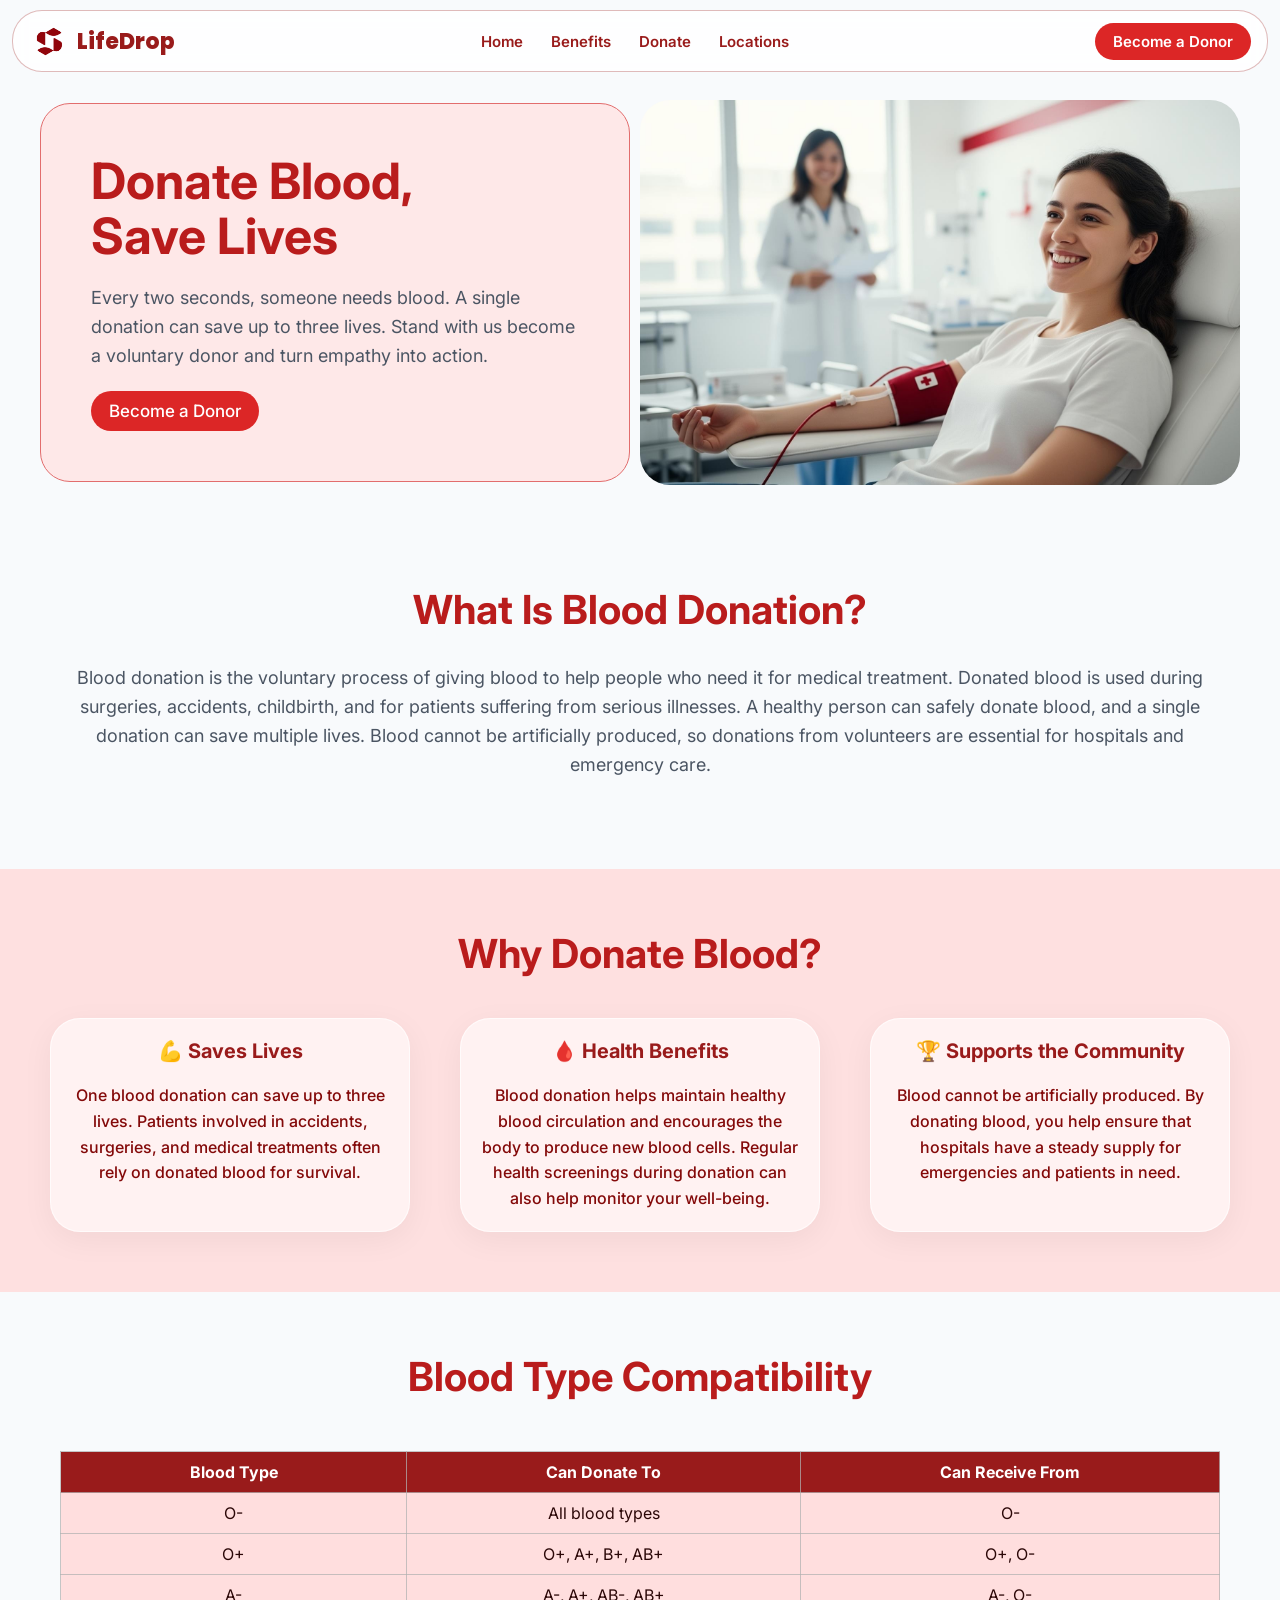
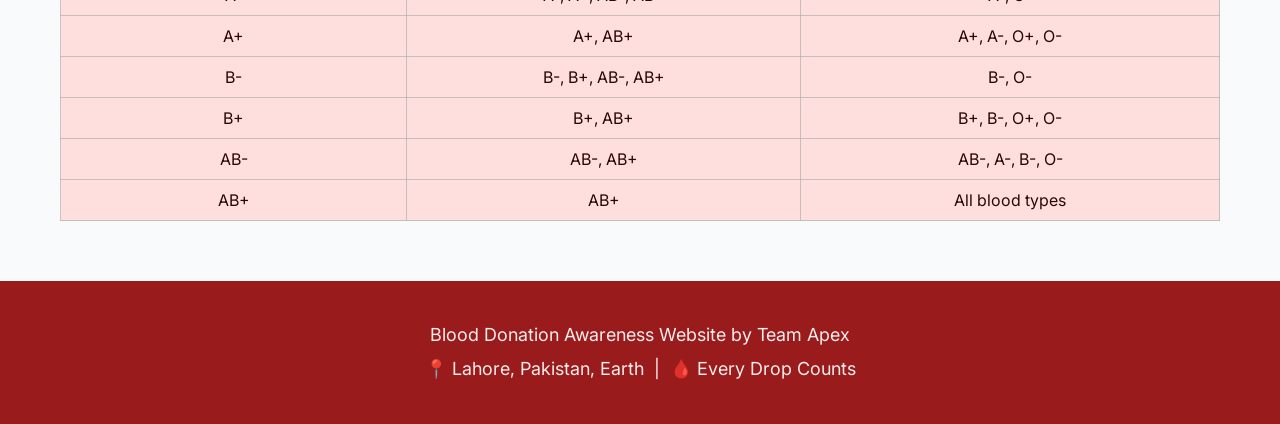
<file: index.html>
<!DOCTYPE html>
<html lang="en">

    <head>
        <meta charset="UTF-8">
        <meta name="viewport" content="width=device-width, initial-scale=1.0">
        <title>Home - LifeDrop</title>
        <link
            href="https://fonts.googleapis.com/css2?family=Poppins:wght@700;800&family=Inter:wght@400;500;600;700&display=swap"
            rel="stylesheet">
        <link rel="stylesheet" href="css/index.css">
    </head>

    <body>

        <nav>
            <div class="nav-logo">
                <img src="image/logo-red.png" alt="LifeDrop logo">
                <h1>LifeDrop</h1>
            </div>

            <button class="nav-toggle" aria-label="Open menu" aria-expanded="false">
                <span></span><span></span><span></span>
            </button>

            <ul class="nav-links-ul">
                <li><a href="index.html">Home</a></li>
                <li><a href="benefits.html">Benefits</a></li>
                <li><a href="donate.html">Donate</a></li>
                <li><a href="locations.html">Locations</a></li>
            </ul>

            <a href="donate.html" class="nav-btn-a">Become a Donor</a>
        </nav>

        <main>
            <section class="hero-section">
                <div class="hero-text-container">
                    <h1>Donate Blood,<br>Save Lives</h1>
                    <p>Every two seconds, someone needs blood. A single donation can save up to three lives. Stand with
                        us become a voluntary donor and turn empathy into action.</p>
                    <a href="donate.html" class="btn-primary">Become a Donor</a>
                </div>
                <img src="image/hero-lady.jpg" alt="A smiling blood donor">
            </section>

            <section class="what-section">
                <h1>What Is Blood Donation?</h1>
                <p>Blood donation is the voluntary process of giving blood to help people who need it for medical
                    treatment. Donated blood is used during surgeries, accidents, childbirth, and for patients suffering
                    from serious illnesses. A healthy person can safely donate blood, and a single donation can save
                    multiple lives. Blood cannot be artificially produced, so donations from volunteers are essential
                    for hospitals and emergency care.</p>
            </section>

            <section class="why-section">
                <h1>Why Donate Blood?</h1>
                <div class="why-cards-container">
                    <article class="why-card">
                        <h2>💪 Saves Lives</h2>
                        <p>One blood donation can save up to three lives. Patients involved in accidents, surgeries, and
                            medical treatments often rely on donated blood for survival.</p>
                    </article>
                    <article class="why-card">
                        <h2>🩸 Health Benefits</h2>
                        <p>Blood donation helps maintain healthy blood circulation and encourages the body to produce
                            new blood cells. Regular health screenings during donation can also help monitor your
                            well-being.</p>
                    </article>
                    <article class="why-card">
                        <h2>🏆 Supports the Community</h2>
                        <p>Blood cannot be artificially produced. By donating blood, you help ensure that hospitals have
                            a steady
                            supply for emergencies and patients in need.</p>
                    </article>
                </div>
            </section>

            <section class="compatibility-table-section">
                <h1>Blood Type Compatibility</h1>
                <div class="table-wrapper">
                    <table class="compatibility-table">
                        <thead>
                            <tr>
                                <th>Blood Type</th>
                                <th>Can Donate To</th>
                                <th>Can Receive From</th>
                            </tr>
                        </thead>
                        <tbody>
                            <tr>
                                <td>O-</td>
                                <td>All blood types</td>
                                <td>O-</td>
                            </tr>
                            <tr>
                                <td>O+</td>
                                <td>O+, A+, B+, AB+</td>
                                <td>O+, O-</td>
                            </tr>
                            <tr>
                                <td>A-</td>
                                <td>A-, A+, AB-, AB+</td>
                                <td>A-, O-</td>
                            </tr>
                            <tr>
                                <td>A+</td>
                                <td>A+, AB+</td>
                                <td>A+, A-, O+, O-</td>
                            </tr>
                            <tr>
                                <td>B-</td>
                                <td>B-, B+, AB-, AB+</td>
                                <td>B-, O-</td>
                            </tr>
                            <tr>
                                <td>B+</td>
                                <td>B+, AB+</td>
                                <td>B+, B-, O+, O-</td>
                            </tr>
                            <tr>
                                <td>AB-</td>
                                <td>AB-, AB+</td>
                                <td>AB-, A-, B-, O-</td>
                            </tr>
                            <tr>
                                <td>AB+</td>
                                <td>AB+</td>
                                <td>All blood types</td>
                            </tr>
                        </tbody>
                    </table>
                </div>
            </section>
        </main>

        <footer>
            <p>Blood Donation Awareness Website by Team Apex</p>
            <p>📍 Lahore, Pakistan, Earth &nbsp;|&nbsp; 🩸 Every Drop Counts</p>
        </footer>

        <script>
            // Hamburger menu toggle
            const toggle = document.querySelector('.nav-toggle');
            const navLinks = document.querySelector('.nav-links-ul');
            toggle.addEventListener('click', () => {
                const open = toggle.getAttribute('aria-expanded') === 'true';
                toggle.setAttribute('aria-expanded', String(!open));
                navLinks.classList.toggle('nav-open');
            });
            // Close menu when a link is clicked
            navLinks.querySelectorAll('a').forEach(link => {
                link.addEventListener('click', () => {
                    navLinks.classList.remove('nav-open');
                    toggle.setAttribute('aria-expanded', 'false');
                });
            });
        </script>

    </body>

</html>
</file>
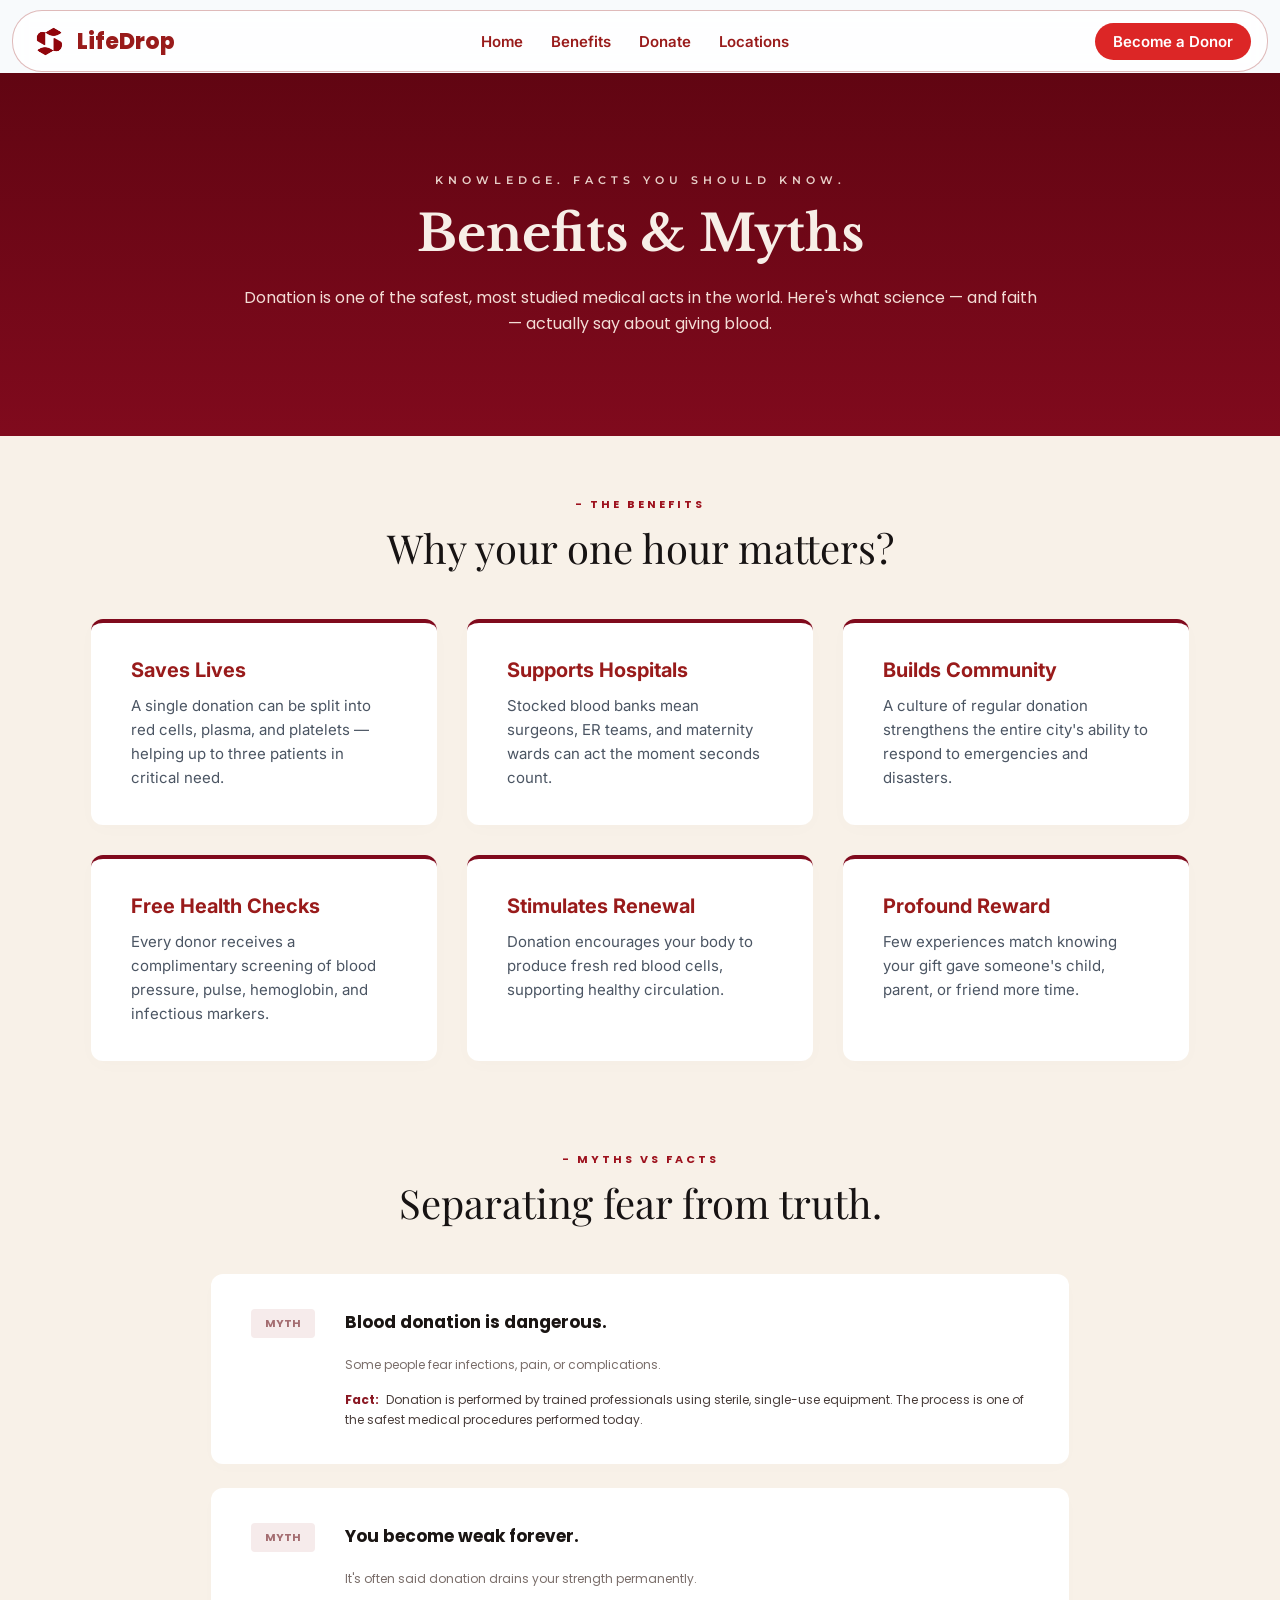
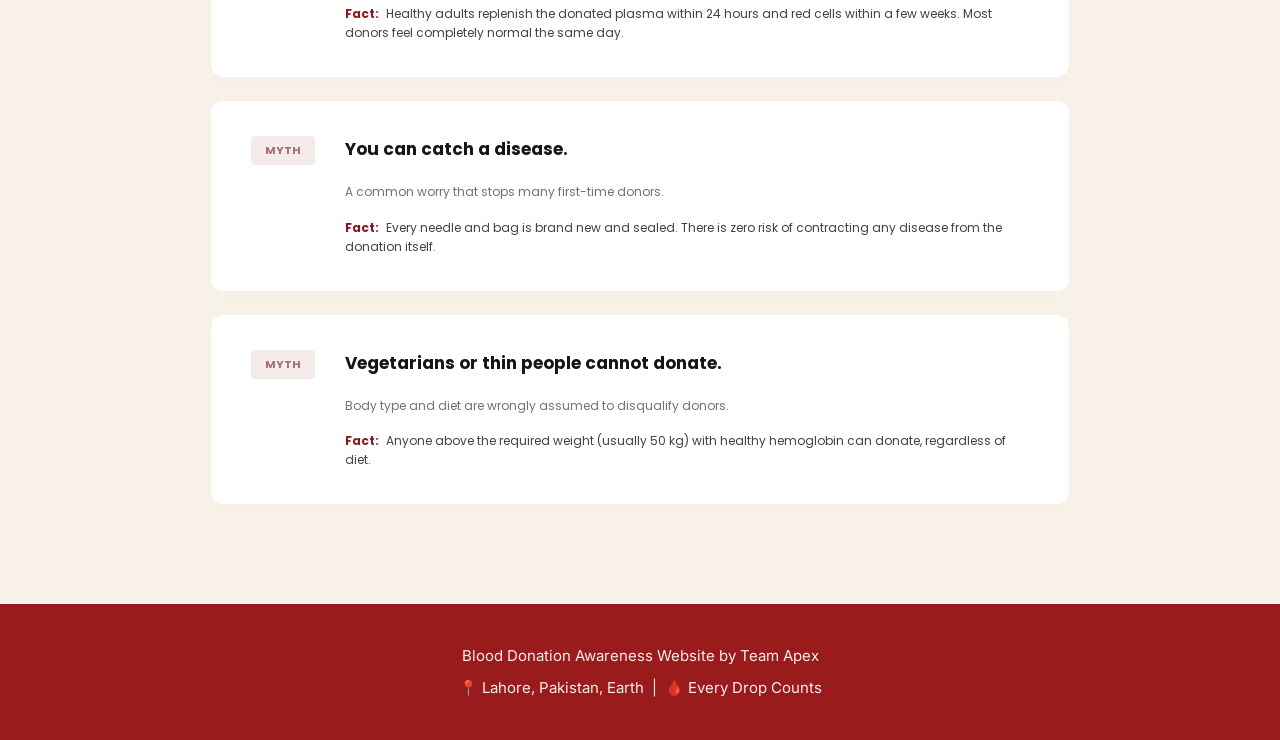
<file: benefits.html>
<!DOCTYPE html>
<html lang="en">

  <head>
    <meta charset="UTF-8">
    <meta name="viewport" content="width=device-width, initial-scale=1.0">
    <title>Benefits - LifeDrop</title>
    <link
      href="https://fonts.googleapis.com/css2?family=Playfair+Display:wght@500;600&family=Montserrat:wght@400;600&family=Libre+Baskerville:wght@700&display=swap"
      rel="stylesheet">
    <link
      href="https://fonts.googleapis.com/css2?family=Poppins:wght@400;700;800&family=Inter:wght@400;500;600&display=swap"
      rel="stylesheet">
    <link rel="stylesheet" href="css/benefits.css">
  </head>

  <body>

    <nav>
      <div class="nav-logo">
        <img src="image/logo-red.png" alt="LifeDrop logo">
        <h1>LifeDrop</h1>
      </div>

      <button class="nav-toggle" aria-label="Open menu" aria-expanded="false">
        <span></span><span></span><span></span>
      </button>

      <ul class="nav-links-ul">
        <li><a href="index.html">Home</a></li>
        <li><a href="benefits.html">Benefits</a></li>
        <li><a href="donate.html">Donate</a></li>
        <li><a href="locations.html">Locations</a></li>
      </ul>

      <a href="donate.html" class="nav-btn-a">Become a Donor</a>
    </nav>

    <main class="main-background">
      <section class="hero-banner">
        <div class="hero-content">
          <span class="hero-sub">KNOWLEDGE. FACTS YOU SHOULD KNOW.</span>
          <h1 class="hero-title">Benefits & Myths</h1>
          <p class="hero-des">Donation is one of the safest, most studied medical acts in the world. Here's what science
            — and faith — actually say about giving blood.</p>
        </div>
      </section>

      <section class="benefits-section">
        <div class="section-intro">
          <span class="intro-sub">- THE BENEFITS</span>
          <h2>Why your one hour matters?</h2>
        </div>

        <div class="cards-grid">
          <div class="benefit-card">
            <h3>Saves Lives</h3>
            <p>A single donation can be split into red cells, plasma, and platelets — helping up to three patients in
              critical need.</p>
          </div>

          <div class="benefit-card">
            <h3>Supports Hospitals</h3>
            <p>Stocked blood banks mean surgeons, ER teams, and maternity wards can act the moment seconds count.</p>
          </div>

          <div class="benefit-card">
            <h3>Builds Community</h3>
            <p>A culture of regular donation strengthens the entire city's ability to respond to emergencies and
              disasters.</p>
          </div>

          <div class="benefit-card">
            <h3>Free Health Checks</h3>
            <p>Every donor receives a complimentary screening of blood pressure, pulse, hemoglobin, and infectious
              markers.</p>
          </div>

          <div class="benefit-card">
            <h3>Stimulates Renewal</h3>
            <p>Donation encourages your body to produce fresh red blood cells, supporting healthy circulation.</p>
          </div>

          <div class="benefit-card">
            <h3>Profound Reward</h3>
            <p>Few experiences match knowing your gift gave someone's child, parent, or friend more time.</p>
          </div>
        </div>
      </section>

      <section class="myths-section">
        <div class="section-intro">
          <span class="intro-sub">- MYTHS VS FACTS</span>
          <h2>Separating fear from truth.</h2>
        </div>

        <div class="myth-container">
          <div class="myth-card">
            <span class="myth-badge">MYTH</span>
            <div class="myth-content-wrapper">
              <h3>Blood donation is dangerous.</h3>
              <p class="myth-subtext">Some people fear infections, pain, or complications.</p>
              <p class="fact-content"><b>Fact:</b> Donation is performed by trained professionals using sterile,
                single-use
                equipment. The process is one of the safest medical procedures performed today.</p>
            </div>
          </div>

          <div class="myth-card">
            <span class="myth-badge">MYTH</span>
            <div class="myth-content-wrapper">
              <h3>You become weak forever.</h3>
              <p class="myth-subtext">It's often said donation drains your strength permanently.</p>
              <p class="fact-content"><b>Fact:</b> Healthy adults replenish the donated plasma within 24 hours and red
                cells within
                a few weeks. Most donors feel completely normal the same day.</p>
            </div>
          </div>

          <div class="myth-card">
            <span class="myth-badge">MYTH</span>
            <div class="myth-content-wrapper">
              <h3>You can catch a disease.</h3>
              <p class="myth-subtext">A common worry that stops many first-time donors.</p>
              <p class="fact-content"><b>Fact:</b> Every needle and bag is brand new and sealed. There is zero risk of
                contracting
                any disease from the donation itself.</p>
            </div>
          </div>

          <div class="myth-card">
            <span class="myth-badge">MYTH</span>
            <div class="myth-content-wrapper">
              <h3>Vegetarians or thin people cannot donate.</h3>
              <p class="myth-subtext">Body type and diet are wrongly assumed to disqualify donors.</p>
              <p class="fact-content"><b>Fact:</b> Anyone above the required weight (usually 50 kg) with healthy
                hemoglobin can
                donate, regardless of diet.</p>
            </div>
          </div>
        </div>
      </section>
    </main>

    <footer>
      <p>Blood Donation Awareness Website by Team Apex</p>
      <p>📍 Lahore, Pakistan, Earth &nbsp;|&nbsp; 🩸 Every Drop Counts</p>
    </footer>

    <script>
      // Hamburger menu toggle (same as Home and Donate pages)
      const toggle = document.querySelector('.nav-toggle');
      const navLinks = document.querySelector('.nav-links-ul');
      toggle.addEventListener('click', () => {
        const open = toggle.getAttribute('aria-expanded') === 'true';
        toggle.setAttribute('aria-expanded', String(!open));
        navLinks.classList.toggle('nav-open');
      });
    </script>

  </body>

</html>
</file>
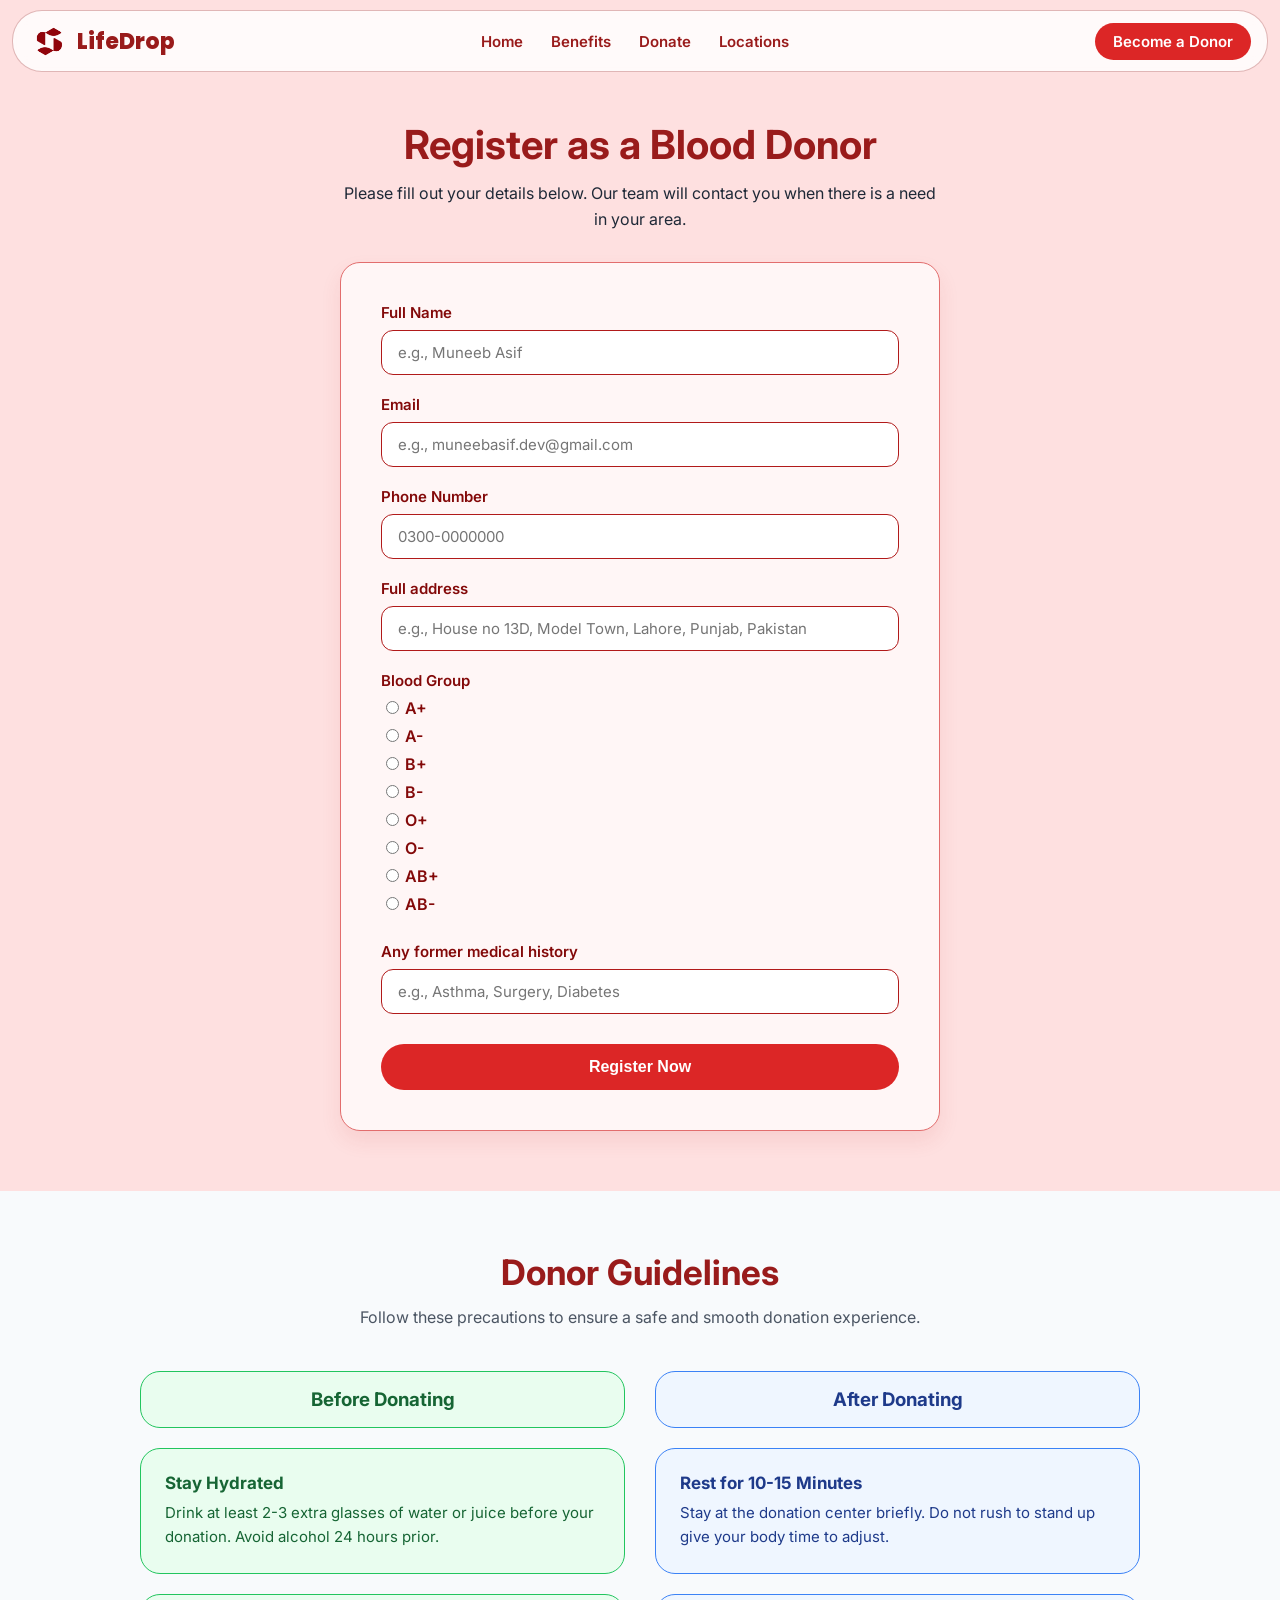
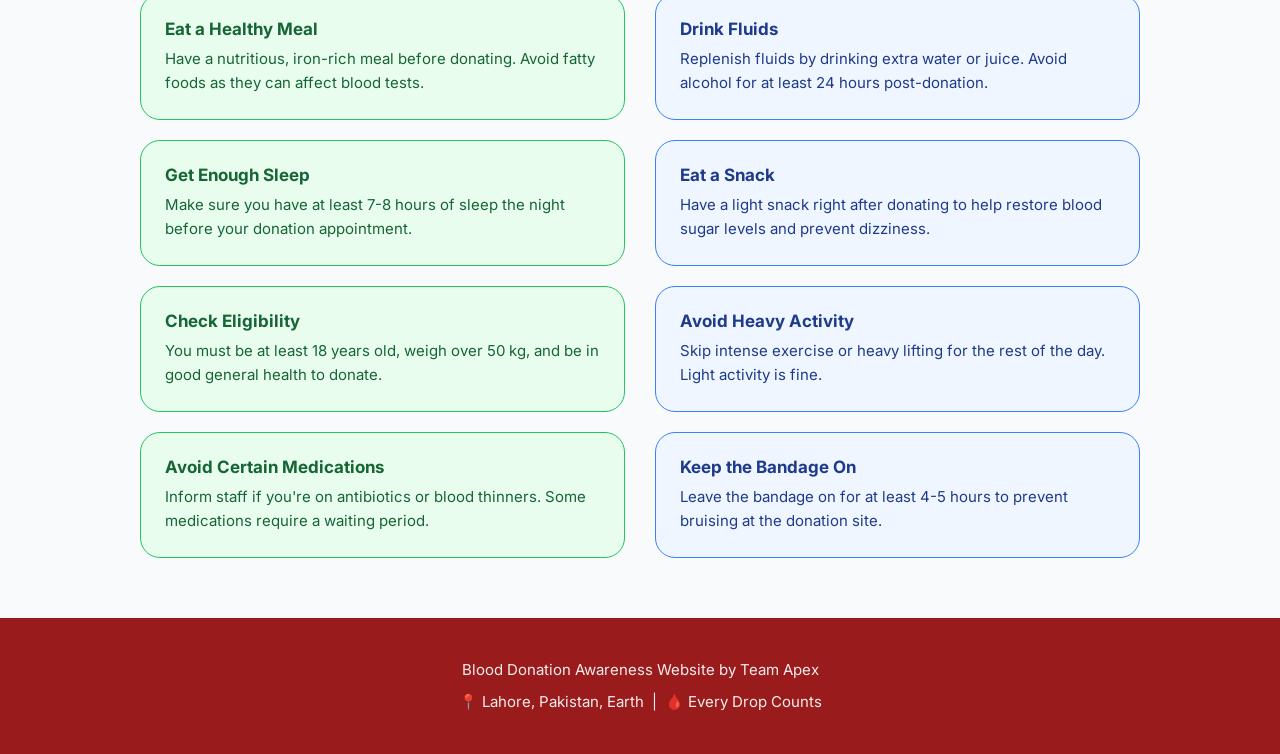
<file: donate.html>
<!DOCTYPE html>
<html lang="en">

    <head>
        <meta charset="UTF-8">
        <meta name="viewport" content="width=device-width, initial-scale=1.0">
        <title>Donate - LifeDrop</title>
        <link
            href="https://fonts.googleapis.com/css2?family=Poppins:wght@700;800&family=Inter:wght@400;500;600&display=swap"
            rel="stylesheet">
        <link rel="stylesheet" href="css/donate.css">
    </head>

    <body>

        <!-- ===== Navigation Bar ==== -->
        <nav>
            <div class="nav-logo">
                <img src="image/logo-red.png" alt="LifeDrop logo">
                <h1>LifeDrop</h1>
            </div>

            <!-- Hamburger toggle (mobile only) -->
            <button class="nav-toggle" aria-label="Open menu" aria-expanded="false">
                <span></span><span></span><span></span>
            </button>

            <ul class="nav-links-ul">
                <li><a href="index.html">Home</a></li>
                <li><a href="benefits.html">Benefits</a></li>
                <li><a href="donate.html">Donate</a></li>
                <li><a href="locations.html">Locations</a></li>
            </ul>

            <a href="donate.html" class="nav-btn-a">Become a Donor</a>
        </nav>

        <main>
            <!-- ===== Form Section ==== -->
            <section class="form-section">
                <div class="form-header">
                    <h1>Register as a Blood Donor</h1>
                    <p>Please fill out your details below. Our team will contact you when there is a need in your area.
                    </p>
                </div>

                <form action="https://api.web3forms.com/submit" method="POST">
  <input type="hidden" name="access_key" value="4dd140fa-43b0-4cb7-b4de-4a0c4baf0a6b">
              
                    <div class="input-group">
                        <label for="name">Full Name</label>
                        <input type="text" id="name" placeholder="e.g., Muneeb Asif" name="Full name">
                    </div>

                    <div class="input-group">
                        <label for="email">Email</label>
                        <input type="email" id="email" placeholder="e.g., muneebasif.dev@gmail.com" name="Email">
                    </div>

                    <div class="input-group">
                        <label for="phone-number">Phone Number</label>
                        <input type="text" id="phone-number" placeholder="0300-0000000" name="Phone number">
                    </div>

                    <div class="input-group">
                        <label for="city">Full address</label>
                        <input type="text" id="city"
                            placeholder="e.g., House no 13D, Model Town, Lahore, Punjab, Pakistan" name="Full address">
                    </div>

                    <div class="input-group">
                        <label>Blood Group</label>
                        <div class="radio-group">
                            <div class="radio-item"><input type="radio" id="a+" name="Blood Group" value="A+"><label
                                    for="a+">A+</label></div>
                            <div class="radio-item"><input type="radio" id="a-" name="Blood Group" value="A-"><label
                                    for="a-">A-</label></div>
                            <div class="radio-item"><input type="radio" id="b+" name="Blood Group" value="B+"><label
                                    for="b+">B+</label></div>
                            <div class="radio-item"><input type="radio" id="b-" name="Blood Group" value="B-"><label
                                    for="b-">B-</label></div>
                            <div class="radio-item"><input type="radio" id="o+" name="Blood Group" value="O+"><label
                                    for="o+">O+</label></div>
                            <div class="radio-item"><input type="radio" id="o-" name="Blood Group" value="O-"><label
                                    for="o-">O-</label></div>
                            <div class="radio-item"><input type="radio" id="ab+" name="Blood Group" value="AB+"><label
                                    for="ab+">AB+</label></div>
                            <div class="radio-item"><input type="radio" id="ab-" name="Blood Group" value="AB-"><label
                                    for="ab-">AB-</label></div>
                        </div>
                    </div>

                    <div class="input-group">
                        <label for="medical-history">Any former medical history</label>
                        <input type="text" id="medical-history" placeholder="e.g., Asthma, Surgery, Diabetes"
                            name="Medical history">
                    </div>

                    <div class="submit-button-container">
                        <button type="submit">Register Now</button>
                    </div>
                </form>
            </section>

            <!-- ===== Guidelines Section ==== -->
            <section class="guidelines-section">
                <div class="guidelines-header">
                    <h2>Donor Guidelines</h2>
                    <p>Follow these precautions to ensure a safe and smooth donation experience.</p>
                </div>

                <div class="guideline-cards-collection">
                    <!-- Before Donating -->
                    <div class="guideline-column before-donating-cards-collection">
                        <article class="guideline-card before-donating-card title-card">
                            <h3>Before Donating</h3>
                        </article>
                        <article class="guideline-card before-donating-card">
                            <h4>Stay Hydrated</h4>
                            <p>Drink at least 2-3 extra glasses of water or juice before your donation. Avoid alcohol 24
                                hours prior.</p>
                        </article>
                        <article class="guideline-card before-donating-card">
                            <h4>Eat a Healthy Meal</h4>
                            <p>Have a nutritious, iron-rich meal before donating. Avoid fatty foods as they can affect
                                blood tests.</p>
                        </article>
                        <article class="guideline-card before-donating-card">
                            <h4>Get Enough Sleep</h4>
                            <p>Make sure you have at least 7-8 hours of sleep the night before your donation
                                appointment.</p>
                        </article>
                        <article class="guideline-card before-donating-card">
                            <h4>Check Eligibility</h4>
                            <p>You must be at least 18 years old, weigh over 50 kg, and be in good general health to
                                donate.</p>
                        </article>
                        <article class="guideline-card before-donating-card">
                            <h4>Avoid Certain Medications</h4>
                            <p>Inform staff if you're on antibiotics or blood thinners. Some medications require a
                                waiting period.</p>
                        </article>
                    </div>

                    <!-- After Donating -->
                    <div class="guideline-column after-donating-cards-collection">
                        <article class="guideline-card after-donating-card title-card">
                            <h3>After Donating</h3>
                        </article>
                        <article class="guideline-card after-donating-card">
                            <h4>Rest for 10-15 Minutes</h4>
                            <p>Stay at the donation center briefly. Do not rush to stand up give your body time to
                                adjust.</p>
                        </article>
                        <article class="guideline-card after-donating-card">
                            <h4>Drink Fluids</h4>
                            <p>Replenish fluids by drinking extra water or juice. Avoid alcohol for at least 24 hours
                                post-donation.</p>
                        </article>
                        <article class="guideline-card after-donating-card">
                            <h4>Eat a Snack</h4>
                            <p>Have a light snack right after donating to help restore blood sugar levels and prevent
                                dizziness.</p>
                        </article>
                        <article class="guideline-card after-donating-card">
                            <h4>Avoid Heavy Activity</h4>
                            <p>Skip intense exercise or heavy lifting for the rest of the day. Light activity is fine.
                            </p>
                        </article>
                        <article class="guideline-card after-donating-card">
                            <h4>Keep the Bandage On</h4>
                            <p>Leave the bandage on for at least 4-5 hours to prevent bruising at the donation site.</p>
                        </article>
                    </div>
                </div>
            </section>
        </main>

        <!-- ===== Footer ==== -->
        <footer>
            <p>Blood Donation Awareness Website by Team Apex</p>
            <p>📍 Lahore, Pakistan, Earth &nbsp;|&nbsp; 🩸 Every Drop Counts</p>
        </footer>

        <script>
            // Hamburger menu toggle (same as Home page)
            const toggle = document.querySelector('.nav-toggle');
            const navLinks = document.querySelector('.nav-links-ul');
            toggle.addEventListener('click', () => {
                const open = toggle.getAttribute('aria-expanded') === 'true';
                toggle.setAttribute('aria-expanded', String(!open));
                navLinks.classList.toggle('nav-open');
            });
        </script>
    </body>

</html>
</file>
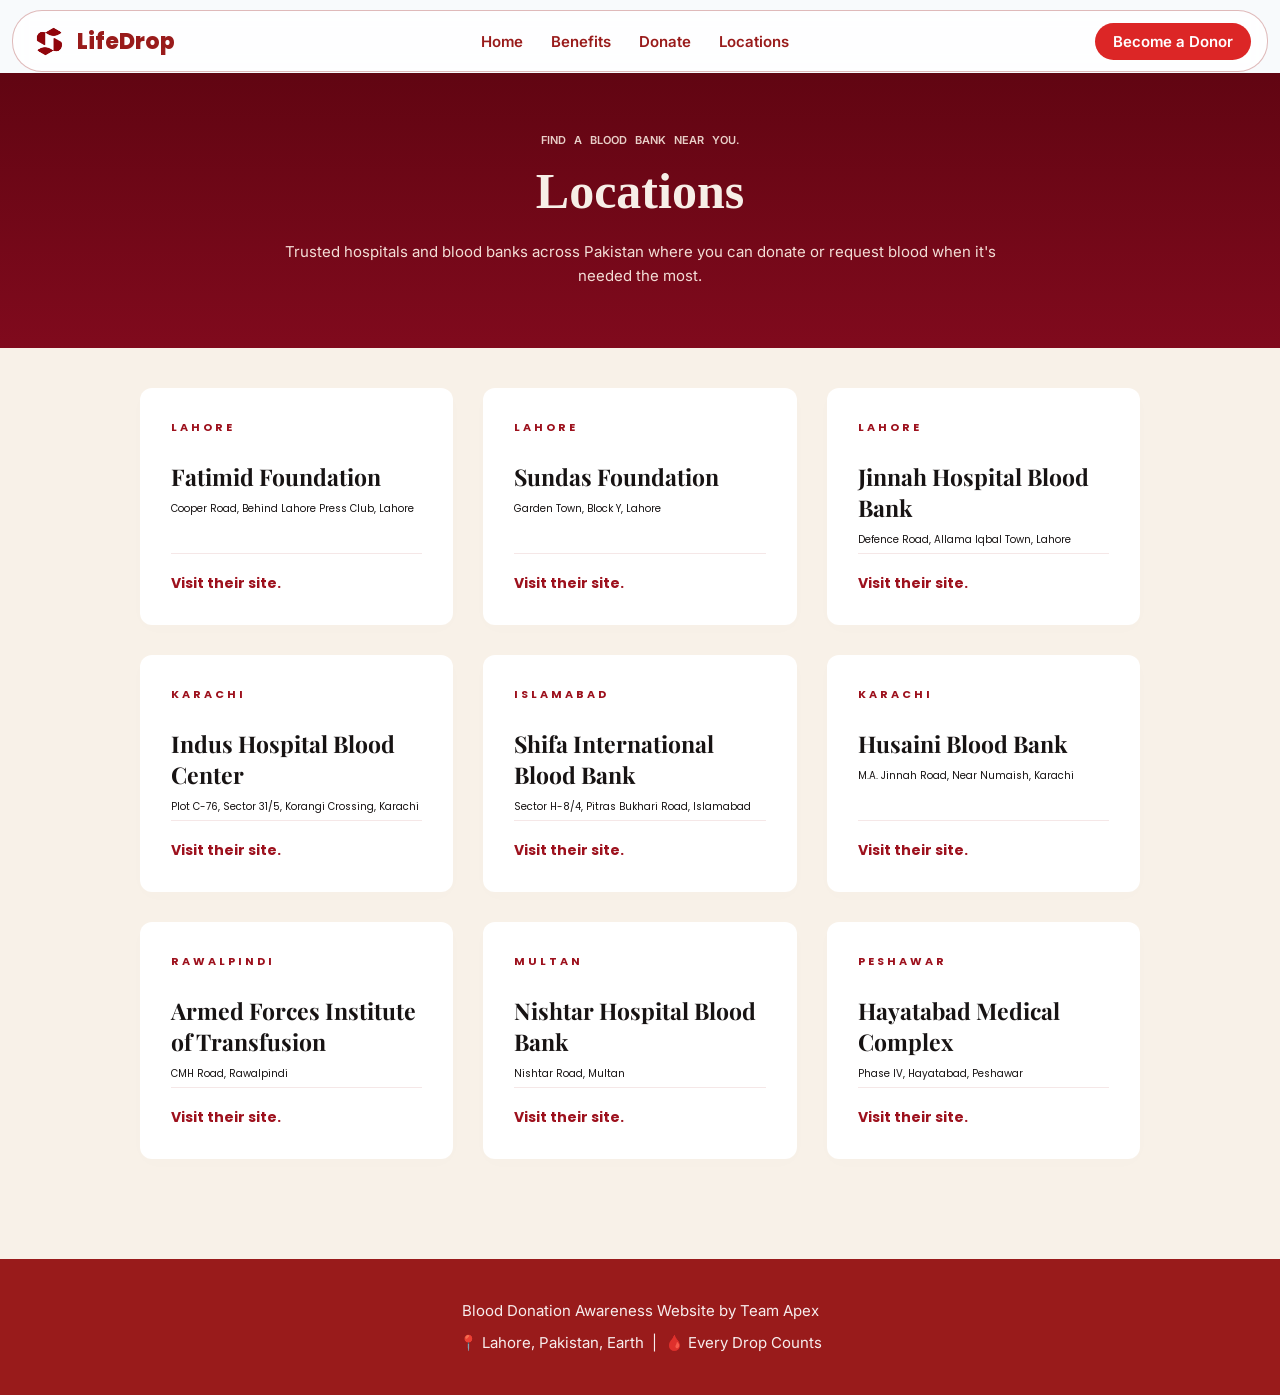
<file: locations.html>
<!DOCTYPE html>
<html lang="en">

    <head>
        <meta charset="UTF-8">
        <meta name="viewport" content="width=device-width, initial-scale=1.0">
        <title>Locations - LifeDrop</title>
        <link
            href="https://fonts.googleapis.com/css2?family=Poppins:wght@700;800&family=Inter:wght@400;500;600&family=Playfair+Display:wght@500;600&display=swap"
            rel="stylesheet">
        <link rel="stylesheet" href="css\locations.css">
    </head>

    <body>

        <nav>
            <div class="nav-logo">
                <img src="image/logo-red.png" alt="LifeDrop logo">
                <h1>LifeDrop</h1>
            </div>

            <button class="nav-toggle" aria-label="Open menu" aria-expanded="false">
                <span></span><span></span><span></span>
            </button>

            <ul class="nav-links-ul">
                <li><a href="index.html">Home</a></li>
                <li><a href="benefits.html">Benefits</a></li>
                <li><a href="donate.html">Donate</a></li>
                <li><a href="locations.html">Locations</a></li>
            </ul>

            <a href="donate.html" class="nav-btn-a">Become a Donor</a>
        </nav>

        <main>
            <section class="hero-banner">
                <div class="hero-content">
                    <span class="hero-sub">FIND A BLOOD BANK NEAR YOU.</span>
                    <h1 class="hero-title">Locations</h1>
                    <p class="hero-des">Trusted hospitals and blood banks across Pakistan where you can donate or
                        request blood when it's needed the most.</p>
                </div>
            </section>

            <section class="locations-section">
                <div class="cards-grid">

                    <div class="location-card">
                        <span class="city-tag">LAHORE</span>
                        <h3>Fatimid Foundation</h3>
                        <p class="location-text">Cooper Road, Behind Lahore Press Club, Lahore</p>
                        <hr>
                        <a href="https://fatimid.org/" target="_blank" class="hospital-link">Visit their site.</a>
                    </div>

                    <div class="location-card">
                        <span class="city-tag">LAHORE</span>
                        <h3>Sundas Foundation</h3>
                        <p class="location-text">Garden Town, Block Y, Lahore</p>
                        <hr>
                        <a href="https://sundas.org/" target="_blank" class="hospital-link">Visit their site.</a>
                    </div>

                    <div class="location-card">
                        <span class="city-tag">LAHORE</span>
                        <h3>Jinnah Hospital Blood Bank</h3>
                        <p class="location-text">Defence Road, Allama Iqbal Town, Lahore</p>
                        <hr>
                        <a href="https://aimc.edu.pk/jinnah-hospital/" target="_blank" class="hospital-link">Visit their site.</a>
                    </div>

                    <div class="location-card">
                        <span class="city-tag">KARACHI</span>
                        <h3>Indus Hospital Blood Center</h3>
                        <p class="location-text">Plot C-76, Sector 31/5, Korangi Crossing, Karachi</p>
                        <hr>
                        <a href="https://indushospital.org.pk/" target="_blank" class="hospital-link">Visit their site.</a>
                    </div>

                    <div class="location-card">
                        <span class="city-tag">ISLAMABAD</span>
                        <h3>Shifa International Blood Bank</h3>
                        <p class="location-text">Sector H-8/4, Pitras Bukhari Road, Islamabad</p>
                        <hr>
                        <a href="https://shifa.com.pk/" target="_blank" class="hospital-link">Visit their site.</a>
                    </div>

                    <div class="location-card">
                        <span class="city-tag">KARACHI</span>
                        <h3>Husaini Blood Bank</h3>
                        <p class="location-text">M.A. Jinnah Road, Near Numaish, Karachi</p>
                        <hr>
                        <a href="https://husaini.org/" target="_blank" class="hospital-link">Visit their site.</a>
                    </div>

                    <div class="location-card">
                        <span class="city-tag">RAWALPINDI</span>
                        <h3>Armed Forces Institute of Transfusion</h3>
                        <p class="location-text">CMH Road, Rawalpindi</p>
                        <hr>
                        <a href="https://www.afit.gov.pk/" target="_blank" class="hospital-link">Visit their site.</a>
                    </div>

                    <div class="location-card">
                        <span class="city-tag">MULTAN</span>
                        <h3>Nishtar Hospital Blood Bank</h3>
                        <p class="location-text">Nishtar Road, Multan</p>
                        <hr>
                        <a href="https://nmuedu.pk/" target="_blank" class="hospital-link">Visit their site.</a>
                    </div>

                    <div class="location-card">
                        <span class="city-tag">PESHAWAR</span>
                        <h3>Hayatabad Medical Complex</h3>
                        <p class="location-text">Phase IV, Hayatabad, Peshawar</p>
                        <hr>
                        <a href="https://hmcpwer.edu.pk/" target="_blank" class="hospital-link">Visit their site.</a>
                    </div>

                </div>
            </section>
        </main>

        <footer>
            <p>Blood Donation Awareness Website by Team Apex</p>
            <p>📍 Lahore, Pakistan, Earth &nbsp;|&nbsp; 🩸 Every Drop Counts</p>
        </footer>

        <script>
            // Hamburger menu toggle (same as other pages)
            const toggle = document.querySelector('.nav-toggle');
            const navLinks = document.querySelector('.nav-links-ul');
            toggle.addEventListener('click', () => {
                const open = toggle.getAttribute('aria-expanded') === 'true';
                toggle.setAttribute('aria-expanded', String(!open));
                navLinks.classList.toggle('nav-open');
            });
        </script>

    </body>

</html>
</file>
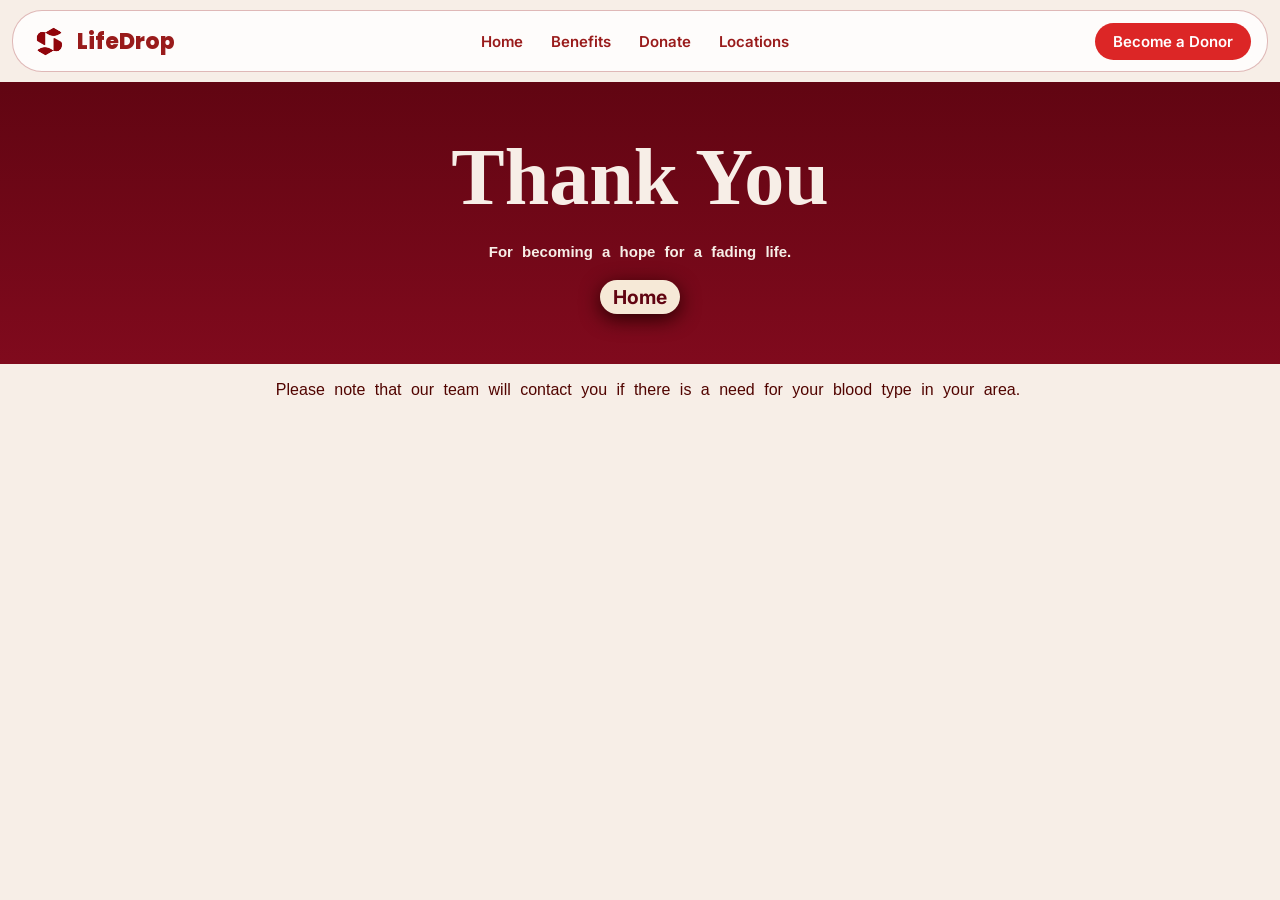
<file: thank-you.html>
<!DOCTYPE html>
<html lang="en">

  <head>
    <meta charset="UTF-8">
    <meta name="viewport" content="width=device-width, initial-scale=1.0">
    <title>Thank You - LifeDrop</title>
    <link
      href="https://fonts.googleapis.com/css2?family=Poppins:wght@700;800&family=Inter:wght@400;500;600;700&display=swap"
      rel="stylesheet">
    <link rel="stylesheet" href="css/thank-you.css">
  </head>

  <body>

    <nav>
      <div class="nav-logo">
        <img src="image/logo-red.png" alt="LifeDrop logo">
        <h1>LifeDrop</h1>
      </div>

      <button class="nav-toggle" aria-label="Open menu" aria-expanded="false">
        <span></span><span></span><span></span>
      </button>

      <ul class="nav-links-ul">
        <li><a href="index.html">Home</a></li>
        <li><a href="benefits.html">Benefits</a></li>
        <li><a href="donate.html">Donate</a></li>
        <li><a href="locations.html">Locations</a></li>
      </ul>

      <a href="donate.html" class="nav-btn-a">Become a Donor</a>
    </nav>

    <main class="main-thankyou">
      <section class="thankyou-banner">
        <h1>Thank You </h1>
        <h2>For becoming a hope for a fading life.</h2>
        <a href="index.html">Home</a>
      </section>
      <p class="thankyou-note">
        Please note that our team will contact you if there is a need for your blood type in your area.
      </p>
    </main>
    <script>
      // Hamburger menu toggle
      const toggle = document.querySelector('.nav-toggle');
      const navLinks = document.querySelector('.nav-links-ul');
      toggle.addEventListener('click', () => {
        const open = toggle.getAttribute('aria-expanded') === 'true';
        toggle.setAttribute('aria-expanded', String(!open));
        navLinks.classList.toggle('nav-open');
      });
      // Close menu when a link is clicked
      navLinks.querySelectorAll('a').forEach(link => {
        link.addEventListener('click', () => {
          navLinks.classList.remove('nav-open');
          toggle.setAttribute('aria-expanded', 'false');
        });
      });
    </script>

  </body>

</html>
</file>
<file: css/index.css>
/* =========================
   CSS Custom Properties
   ========================= */
:root {
    --red-dark: #991b1b;
    --red-main: #dc2626;
    --red-hover: #b91c1c;
    --bg-page: #f8fafc;
    --white: #ffffff;

    --radius-sm: 12px;
    --radius-md: 20px;
    --radius-lg: 30px;
}

/* =========================
   Reset & Base
   ========================= */
*,
*::before,
*::after {
    box-sizing: border-box;
}

body {
    margin: 0;
    padding: 0;
    font-family: "Inter", sans-serif;
    background-color: var(--bg-page);
    -webkit-text-size-adjust: 100%;
}

h1 {
    margin: 0;
    color: #b91c1c;
    font-size: 40px;
    font-weight: 700;
}

h2 {
    margin: 0;
}

p {
    margin: 0;
    color: #4b5563;
    font-size: 18px;
    line-height: 1.6;
}

a {
    text-decoration: none;
}

img {
    display: block;
    max-width: 100%;
    height: auto;
}

/* =========================
   Navigation Bar (Locked)
   ========================= */
nav {
    display: flex;
    align-items: center;
    justify-content: space-between;
    flex-wrap: wrap;
    gap: 8px;

    background-color: rgba(255, 255, 255, 0.82);
    backdrop-filter: blur(8px);
    -webkit-backdrop-filter: blur(8px);
    border: 1px solid rgba(153, 27, 27, 0.3);
    border-radius: var(--radius-lg);

    margin: 10px 12px 28px 12px;
    padding: 10px 16px;

    position: sticky;
    top: 10px;
    z-index: 100;
}

.nav-logo {
    display: flex;
    align-items: center;
    gap: 8px;
    flex-shrink: 0;
    min-width: 0;
}

.nav-logo img {
    width: 40px;
    height: 40px;
    object-fit: contain;
}

.nav-logo h1 {
    color: var(--red-dark);
    font-size: 22px;
    font-weight: 800;
    font-family: "Poppins", sans-serif;
    margin: 0;
}

.nav-links-ul {
    display: flex;
    align-items: center;
    flex-wrap: wrap;
    gap: 4px;
    list-style: none;
    margin: 0;
    padding: 0;
}

.nav-links-ul a {
    display: block;
    color: var(--red-dark);
    font-size: 15px;
    font-weight: 600;
    padding: 7px 12px;
    border-radius: var(--radius-sm);
    transition: background-color 0.18s;
}

.nav-links-ul a:hover {
    background-color: #ffd6d6;
}

.nav-btn-a {
    font-size: 15px;
    font-weight: 600;
    color: var(--white);
    background-color: var(--red-main);
    border-radius: var(--radius-lg);
    padding: 9px 18px;
    transition: background-color 0.18s;
    white-space: nowrap;
    flex-shrink: 0;
}

.nav-btn-a:hover {
    background-color: var(--red-hover);
}

.nav-toggle {
    display: none;
    flex-direction: column;
    justify-content: center;
    gap: 5px;
    background: none;
    border: none;
    cursor: pointer;
    padding: 6px;
    border-radius: var(--radius-sm);
    flex-shrink: 0;
}

.nav-toggle span {
    display: block;
    width: 24px;
    height: 2px;
    background-color: var(--red-dark);
    border-radius: 2px;
    transition: transform 0.2s, opacity 0.2s;
}

/* =========================
   Hero Section
   ========================= */
.hero-section {
    display: flex;
    align-items: center;
    gap: 10px;
    padding: 0px 40px 10px 40px;
}

.hero-text-container {
    display: flex;
    flex-direction: column;
    justify-content: center;
    gap: 20px;

    border: 1px solid rgb(226, 109, 109);
    background-color: #fee8e8;
    border-radius: 30px;
    width: 50%;
    padding: 50px;
    transition: background-color 0.2s;
}

.hero-text-container:hover {
    background-color: #fce1e1;
}

.hero-text-container h1 {
    font-size: 50px;
    line-height: 1.1;
    color: #b91c1c;
}

.btn-primary {
    font-size: 17px;
    font-weight: 500;
    background-color: #dc2626;
    color: white;
    border-radius: 30px;
    max-width: max-content;
    padding: 10px 18px;
    text-align: center;
    transition: background-color 0.18s;
}

.btn-primary:hover {
    background-color: #b11616;
}

.hero-section img {
    width: 50%;
    border-radius: 30px;
    object-fit: cover;
}

/* =========================
   What Section
   ========================= */
.what-section {
    display: flex;
    flex-direction: column;
    align-items: center;
    gap: 30px;
    padding: 90px 50px;
}

.what-section p {
    text-align: center;
}

/* =========================
   Why Section
   ========================= */
.why-section {
    display: flex;
    flex-direction: column;
    align-items: center;
    gap: 40px;
    background-color: #fee0e0;
    padding: 60px 50px;
}

.why-section h1 {
    text-align: center;
}

.why-section h2 {
    color: #991b1b;
    font-size: 20px;
    font-weight: 700;
    text-align: center;
    margin-bottom: 20px;
}

.why-section p {
    text-align: center;
    font-size: 16px;
    color: #830909;
    font-weight: 500;
}

.why-cards-container {
    display: flex;
    flex-direction: row;
    gap: 50px;
    width: 100%;
    justify-content: center;
}

.why-card {
    background-color: rgba(255, 255, 255, 0.589);
    border: 1px solid rgba(255, 255, 255, 0.658);
    border-radius: 30px;
    box-shadow: 0 8px 32px rgba(0, 0, 0, 0.05);
    padding: 20px;
    flex: 1;
    transition: transform 0.2s, box-shadow 0.2s, background-color 0.2s, border-color 0.2s;
}

.why-card:hover {
    background-color: rgba(255, 255, 255, 0.308);
    border-color: rgba(200, 20, 20, 0.3);
    box-shadow: 0 15px 35px rgba(200, 20, 20, 0.25);
    transform: translateY(-5px);
}

/* =========================
   Blood Type Compatibility
   ========================= */
.compatibility-table-section {
    display: flex;
    flex-direction: column;
    align-items: center;
    gap: 50px;
    padding: 60px;
}

.table-wrapper {
    width: 100%;
    max-width: 100%;
    overflow-x: auto;
    -webkit-overflow-scrolling: touch;
}

.compatibility-table {
    border-collapse: collapse;
    width: 100%;
}

.compatibility-table th {
    color: white;
    background-color: #991B1B;
}

.compatibility-table td {
    color: rgb(43, 7, 7);
    background-color: rgb(255, 222, 222);
    transition: background-color 0.15s;
}

.compatibility-table th,
.compatibility-table td {
    text-align: center;
    border: 1px solid rgba(178, 178, 178, 0.735);
    padding: 10px 80px 10px 80px;
}

.compatibility-table td:hover {
    background-color: rgb(255, 208, 208);
}

/* =========================
   Footer (Locked)
   ========================= */
footer {
    display: flex;
    flex-direction: column;
    align-items: center;
    gap: 5px;
    background-color: #991B1B;
    padding: 40px;
}

footer p {
    margin: 0;
    color: rgba(255, 255, 255, 0.92);
    font-size: 18px;
    text-align: center;
}

/* =========================
   RESPONSIVE — Tablet  (≤ 900px)
   ========================= */
@media (max-width: 900px) {

    /* Nav: hide desktop CTA, show only links + toggle */
    .nav-btn-a {
        display: none;
    }

    .nav-toggle {
        display: flex;
    }

    .nav-links-ul {
        display: none;
        flex-direction: column;
        align-items: flex-start;
        gap: 2px;
        width: 100%;
        padding: 8px 0 4px;
        border-top: 1px solid rgba(153, 27, 27, 0.2);
        margin-top: 4px;
    }

    .nav-links-ul.nav-open {
        display: flex;
    }

    .nav-links-ul li {
        width: 100%;
    }

    .nav-links-ul a {
        display: block;
        width: 100%;
        padding: 10px 14px;
        font-size: 16px;
    }

    /* Hero section */
    .hero-section {
        flex-direction: column;
        padding: 0 16px 40px;
        gap: 24px;
    }

    .hero-text-container {
        width: 100%;
        padding: 36px 28px;
    }

    .btn-primary {
        max-width: 100%;
        width: auto;
        align-self: flex-start;
    }

    .hero-section img {
        width: 100%;
        max-height: 420px;
    }

    /* What section */
    .what-section {
        padding: 56px 32px;
    }

    /* Why section */
    .why-section {
        padding: 56px 24px;
    }

    .why-cards-container {
        flex-wrap: wrap;
        gap: 24px;
    }

    .why-card {
        flex-basis: calc(50% - 12px);
    }

    /* Table */
    .compatibility-table-section {
        padding: 56px 16px;
    }

    .compatibility-table th,
    .compatibility-table td {
        padding: 10px 40px;
    }
}

/* =========================
   RESPONSIVE — Mobile  (≤ 600px)
   ========================= */
@media (max-width: 600px) {

    nav {
        margin: 8px 8px 20px 8px;
        padding: 10px 14px;
        border-radius: var(--radius-md);
        top: 8px;
    }

    .nav-logo img {
        width: 34px;
        height: 34px;
    }

    .nav-logo h1 {
        font-size: 20px;
    }

    h1 {
        font-size: 32px;
    }

    .hero-text-container h1 {
        font-size: 36px;
    }

    .hero-section {
        padding: 0 16px 32px;
    }

    .hero-text-container {
        padding: 28px 20px;
        gap: 16px;
    }

    .hero-text-container p {
        font-size: 16px;
    }

    .hero-section img {
        max-height: 250px;
    }

    .what-section {
        padding: 48px 20px;
        gap: 18px;
    }

    .why-section {
        padding: 48px 16px;
        gap: 28px;
    }

    .why-cards-container {
        flex-direction: column;
        gap: 16px;
    }

    .why-card {
        flex-basis: auto;
        padding: 24px 20px;
    }

    .compatibility-table-section {
        padding: 48px 12px;
        gap: 24px;
    }

    .compatibility-table th,
    .compatibility-table td {
        padding: 10px 15px;
        font-size: 14px;
    }

    footer {
        padding: 32px 16px;
    }

    footer p {
        font-size: 14px;
    }
}

/* =========================
   RESPONSIVE — Small Mobile (≤ 380px)
   ========================= */
@media (max-width: 380px) {
    .hero-text-container h1 {
        font-size: 28px;
    }

    .hero-text-container {
        padding: 22px 16px;
    }

    .compatibility-table th,
    .compatibility-table td {
        padding: 8px 8px;
        font-size: 12px;
    }
}

/* =========================
   Reduced Motion
   ========================= */
@media (prefers-reduced-motion: reduce) {

    .why-card,
    .nav-links-ul a,
    .btn-primary,
    .nav-btn-a,
    .hero-text-container {
        transition: none;
    }
}
</file>
<file: css/benefits.css>
/* =========================
   CSS Custom Properties (Theme Colors)
   ========================= */
:root {
    --red-dark: #991b1b;
    --red-main: #dc2626;
    --red-hover: #b91c1c;
    --red-light: #fee2e2;
    --red-bg: #ffdbdb;
    --text-dark: #1f2937;
    --text-body: #4b5563;
    --text-muted: #830909;
    --bg-page: #f8fafc;
    --white: #ffffff;

    --radius-sm: 12px;
    --radius-md: 20px;
    --radius-lg: 30px;

    --shadow-sm: 0 4px 16px rgba(0, 0, 0, 0.06);
    --shadow-md: 0 8px 32px rgba(0, 0, 0, 0.08);
    --shadow-red: 0 12px 32px rgba(185, 28, 28, 0.15);
}

/* =========================
   Reset & Base
   ========================= */
*,
*::before,
*::after {
    box-sizing: border-box;
}

body {
    margin: 0;
    padding: 0;
    font-family: "Inter", sans-serif;
    background-color: var(--bg-page);
    color: var(--text-body);
    -webkit-text-size-adjust: 100%;
}

h1,
h2,
h3,
h4 {
    margin: 0;
    color: var(--red-dark);
}

p {
    margin: 0;
    line-height: 1.6;
}

a {
    text-decoration: none;
}

/* =========================
   Navigation Bar (Standard - Locked)
   ========================= */
nav {
    display: flex;
    align-items: center;
    justify-content: space-between;
    flex-wrap: wrap;
    gap: 8px;

    background-color: rgba(255, 255, 255, 0.82);
    backdrop-filter: blur(8px);
    -webkit-backdrop-filter: blur(8px);
    border: 1px solid rgba(153, 27, 27, 0.3);
    border-radius: var(--radius-lg);

    margin: 10px 12px 1px 12px;
    padding: 10px 16px;

    position: sticky;
    top: 10px;
    z-index: 100;
}

.nav-logo {
    display: flex;
    align-items: center;
    gap: 8px;
    flex-shrink: 0;
}

.nav-logo img {
    width: 40px;
    height: 40px;
    object-fit: contain;
}

.nav-logo h1 {
    color: var(--red-dark);
    font-size: 22px;
    font-weight: 800;
    font-family: "Poppins", sans-serif;
}

.nav-links-ul {
    display: flex;
    align-items: center;
    flex-wrap: wrap;
    gap: 4px;
    list-style: none;
    margin: 0;
    padding: 0;
}

.nav-links-ul a {
    display: block;
    color: var(--red-dark);
    font-size: 15px;
    font-weight: 600;
    padding: 7px 12px;
    border-radius: var(--radius-sm);
    transition: background-color 0.18s;
}

.nav-links-ul a:hover {
    background-color: #ffd6d6;
}

.nav-btn-a {
    font-size: 15px;
    font-weight: 600;
    color: var(--white);
    background-color: var(--red-main);
    border-radius: var(--radius-lg);
    padding: 9px 18px;
    transition: background-color 0.18s;
    white-space: nowrap;
}

.nav-btn-a:hover {
    background-color: var(--red-hover);
}

.nav-toggle {
    display: none;
    flex-direction: column;
    justify-content: center;
    gap: 5px;
    background: none;
    border: none;
    cursor: pointer;
    padding: 6px;
    border-radius: var(--radius-sm);
}

.nav-toggle span {
    display: block;
    width: 24px;
    height: 2px;
    background-color: var(--red-dark);
    border-radius: 2px;
}

/* =========================
   Restored Original Body Background
   ========================= */
.main-background {
    background-color: #f8f1e8;
}

/* =========================
   Hero Banner Section (Restored Original Styles)
   ========================= */
.hero-banner {
    background: linear-gradient(180deg, #610512 0%, #800a1d 100%);
    padding: 100px 24px;
    display: flex;
    justify-content: center;
    text-align: center;
}

.hero-content {
    max-width: 800px;
}

.hero-sub {
    font-family: 'Montserrat', sans-serif;
    font-size: 11px;
    font-weight: 600;
    color: #e8cfc8;
    letter-spacing: 5px;
    text-transform: uppercase;
    display: block;
    margin-bottom: 15px;
}

.hero-title {
    font-family: 'Libre Baskerville', serif;
    font-size: clamp(32px, 5vw, 50px);
    font-weight: 700;
    color: #f7eee7;
    margin-bottom: 20px;
}

.hero-des {
    font-family: 'Poppins', sans-serif;
    font-size: clamp(15px, 2vw, 16px);
    font-weight: 400;
    color: #f3ddd6;
}

/* =========================
   Section Intro Shared (Restored Original Styles)
   ========================= */
.section-intro {
    text-align: center;
    margin-bottom: 45px;
    padding: 0 20px;
}

.intro-sub {
    font-family: 'Poppins', sans-serif;
    font-size: 11px;
    font-weight: bold;
    color: #9d111d;
    letter-spacing: 3px;
    display: block;
    margin-bottom: 8px;
    text-transform: uppercase;
}

.section-intro h2 {
    font-family: "Playfair Display", serif;
    font-size: clamp(28px, 4vw, 40px);
    color: #171313;
    font-weight: normal;
}

/* =========================
   Cards Grid System (Responsive Structure Maintained)
   ========================= */
.cards-grid {
    display: grid;
    grid-template-columns: repeat(auto-fit, minmax(300px, 1fr));
    gap: 30px;
    max-width: 1200px;
    margin: 0 auto;
    padding: 0 4%;
}

/* =========================
   Benefits Section
   ========================= */
.benefits-section {
    padding: 60px 0 45px 0;
}

.benefit-card {
    /* Restored original white clean card design */
    background-color: #ffffff;
    border: none;
    border-top: 4px solid #800a1d;
    border-radius: 12px;
    padding: 35px 40px;
    text-align: left;
    box-shadow: 0 4px 20px rgba(0, 0, 0, 0.015);
    transition: transform 0.2s, box-shadow 0.2s;
}

.benefit-card:hover {
    transform: translateY(-5px);
    box-shadow: 0 8px 30px rgba(0, 0, 0, 0.05);
}

.benefit-card h3 {
    font-family: "Inter", sans-serif;
    font-size: 20px;
    font-weight: 700;
    color: var(--red-dark);
    margin-bottom: 12px;
}

.benefit-card p {
    font-family: "Inter", sans-serif;
    font-size: 15px;
    color: var(--text-body);
}

/* =========================
   Myths vs Facts Section (Restored Original Desktop View)
   ========================= */
.myths-section {
    padding: 45px 0 100px 0;
}

.myth-container {
    display: flex;
    flex-direction: column;
    gap: 24px;
    max-width: 960px;
    margin: 0 auto;
    padding: 0 4%;
}

.myth-card {
    display: flex;
    flex-direction: row;
    /* Horizontal flex layout restored */
    align-items: flex-start;
    text-align: left;
    gap: 30px;
    padding: 35px 40px;
    background-color: #ffffff;
    border-radius: 12px;
    box-shadow: 0 4px 20px rgba(0, 0, 0, 0.01);
    border: none;
}

.myth-badge {
    font-family: 'Poppins', sans-serif;
    font-size: 11px;
    font-weight: 700;
    background-color: #f6ebeb;
    /* Restored original pinkish background */
    color: #a46d71;
    /* Restored original text color */
    padding: 6px 14px;
    border-radius: 4px;
    flex-shrink: 0;
}

.myth-content-wrapper {
    display: flex;
    flex-direction: column;
    gap: 8px;
}

.myth-content-wrapper h3 {
    font-family: 'Poppins', sans-serif;
    font-size: 17px;
    font-weight: 700;
    color: #1a1513;
    margin: 0;
}

.myth-subtext {
    font-family: 'Poppins', sans-serif;
    font-size: 12px;
    color: #7a6e6a;
    margin-top: 12px;
    margin-bottom: 8px;
}

.fact-content {
    font-family: 'Poppins', sans-serif;
    font-size: 12px;
    color: #4a3e3b;
    margin: 0;
}

.fact-content b {
    color: #8a1823;
    font-weight: 700;
    margin-right: 4px;
}

/* =========================
   Footer (Standard - Locked)
   ========================= */
footer {
    display: flex;
    flex-direction: column;
    align-items: center;
    gap: 8px;
    background-color: var(--red-dark);
    padding: 40px 24px;
    text-align: center;
}

footer p {
    color: rgba(255, 255, 255, 0.92);
    font-size: 15px;
    line-height: 1.6;
}

/* =========================
   Responsive Design Breakpoints
   ========================= */
@media (max-width: 900px) {

    /* Mobile Nav */
    .nav-btn-a {
        display: none;
    }

    .nav-toggle {
        display: flex;
    }

    .nav-links-ul {
        display: none;
        flex-direction: column;
        align-items: flex-start;
        gap: 2px;
        width: 100%;
        padding: 8px 0 4px;
        border-top: 1px solid rgba(153, 27, 27, 0.2);
        margin-top: 4px;
    }

    .nav-links-ul.nav-open {
        display: flex;
    }

    .nav-links-ul li {
        width: 100%;
    }

    .nav-links-ul a {
        display: block;
        width: 100%;
        padding: 10px 14px;
        font-size: 16px;
    }

    /* Adjust padding for tablet */
    .hero-banner {
        padding: 70px 24px;
    }
}

@media (max-width: 600px) {
    nav {
        margin: 8px;
        padding: 10px 14px;
    }

    .hero-banner {
        padding: 50px 16px;
    }

    .cards-grid {
        padding: 0 16px;
        grid-template-columns: 1fr;
    }

    .myth-container {
        padding: 0 16px;
    }

    /* Stacking Myth Cards vertically for mobile screens to ensure responsiveness */
    .myth-card {
        flex-direction: column;
        gap: 15px;
        padding: 25px 20px;
    }
}
</file>
<file: css/donate.css>
/* =========================
   CSS Custom Properties (From Home Page)
   ========================= */
:root {
    --red-dark: #991b1b;
    --red-main: #dc2626;
    --red-hover: #b91c1c;
    --red-light: #fee2e2;
    --red-bg: #fee0e0;
    --text-dark: #1f2937;
    --text-body: #4b5563;
    --bg-page: #f8fafc;
    --white: #ffffff;

    --radius-sm: 12px;
    --radius-md: 20px;
    --radius-lg: 30px;

    --shadow-sm: 0 4px 16px rgba(0, 0, 0, 0.06);
    --shadow-md: 0 8px 32px rgba(0, 0, 0, 0.08);
}

/* =========================
   Reset & Base
   ========================= */
*,
*::before,
*::after {
    box-sizing: border-box;
}

body {
    margin: 0;
    padding: 0;
    font-family: "Inter", sans-serif;
    background-color: var(--red-bg);
    color: var(--text-body);
    -webkit-text-size-adjust: 100%;
}

h1,
h2,
h3,
h4 {
    margin: 0;
}

p {
    margin: 0;
    line-height: 1.6;
}

a {
    text-decoration: none;
}

/* =========================
   Navigation Bar (Same as Home Page)
   ========================= */
nav {
    display: flex;
    align-items: center;
    justify-content: space-between;
    flex-wrap: wrap;
    gap: 8px;
    background-color: rgba(255, 255, 255, 0.82);
    backdrop-filter: blur(8px);
    -webkit-backdrop-filter: blur(8px);
    border: 1px solid rgba(153, 27, 27, 0.3);
    border-radius: var(--radius-lg);
    margin: 10px 12px 28px 12px;
    padding: 10px 16px;
    position: sticky;
    top: 10px;
    z-index: 100;
}

.nav-logo {
    display: flex;
    align-items: center;
    gap: 8px;
    flex-shrink: 0;
}

.nav-logo img {
    width: 40px;
    height: 40px;
    object-fit: contain;
}

.nav-logo h1 {
    color: var(--red-dark);
    font-size: 22px;
    font-weight: 800;
    font-family: "Poppins", sans-serif;
}

.nav-links-ul {
    display: flex;
    align-items: center;
    flex-wrap: wrap;
    gap: 4px;
    list-style: none;
    margin: 0;
    padding: 0;
}

.nav-links-ul a {
    display: block;
    color: var(--red-dark);
    font-size: 15px;
    font-weight: 600;
    padding: 7px 12px;
    border-radius: var(--radius-sm);
    transition: background-color 0.18s;
}

.nav-links-ul a:hover {
    background-color: #ffd6d6;
}

.nav-btn-a {
    font-size: 15px;
    font-weight: 600;
    color: var(--white);
    background-color: var(--red-main);
    border-radius: var(--radius-lg);
    padding: 9px 18px;
    transition: background-color 0.18s;
    white-space: nowrap;
}

.nav-btn-a:hover {
    background-color: var(--red-hover);
}

.nav-toggle {
    display: none;
    flex-direction: column;
    justify-content: center;
    gap: 5px;
    background: none;
    border: none;
    cursor: pointer;
    padding: 6px;
    border-radius: var(--radius-sm);
}

.nav-toggle span {
    display: block;
    width: 24px;
    height: 2px;
    background-color: var(--red-dark);
    border-radius: 2px;
}

/* =========================
   Form Section
   ========================= */
.form-section {
    display: flex;
    flex-direction: column;
    align-items: center;
    padding: 20px 24px 60px;
}

.form-header {
    text-align: center;
    margin-bottom: 30px;
    max-width: 600px;
}

.form-header h1 {
    color: var(--red-dark);
    font-size: clamp(28px, 5vw, 40px);
    font-weight: 700;
    margin-bottom: 12px;
}

.form-header p {
    font-size: 16px;
    color: var(--text-dark);
}

form {
    background-color: #fff6f6;
    border: 1px solid rgb(226, 109, 109);
    border-radius: var(--radius-md);
    box-shadow: 0 10px 20px rgba(199, 59, 59, 0.10);
    padding: 40px;
    width: 100%;
    max-width: 600px;
    /* Limits size on large screens */
    transition: box-shadow 0.3s;
}

form:hover {
    box-shadow: 0px 0px 20px rgba(216, 51, 51, 0.2);
}

.input-group {
    margin-bottom: 20px;
    display: flex;
    flex-direction: column;
    gap: 8px;
}

.input-group label {
    font-size: 15px;
    font-weight: 600;
    color: #830909;
}

.input-group input[type="text"],
.input-group input[type="email"] {
    width: 100%;
    padding: 12px 16px;
    font-size: 15px;
    border: 1px solid rgb(177, 26, 26);
    border-radius: var(--radius-sm);
    background-color: var(--white);
    font-family: inherit;
    transition: background-color 0.2s;
}

.input-group input[type="text"]:hover,
.input-group input[type="email"]:hover,
.input-group input[type="text"]:focus,
.input-group input[type="email"]:focus {
    background-color: #fff0f0;
    outline: none;
}

/* Radio Buttons Layout */
.radio-group {
    display: block;
    padding: 0;
    border: none;
    background: transparent;
}

.radio-item {
    display: block;
    margin-bottom: 8px;
}

.radio-item input[type="radio"] {
    margin-right: 6px;
}

.radio-item label {
    margin: 0;
    font-size: 16px;
    font-weight: 600;
    color: #830909;
    cursor: pointer;
}

.submit-button-container {
    margin-top: 30px;
}

form button {
    width: 100%;
    background-color: var(--red-main);
    color: var(--white);
    font-size: 16px;
    font-weight: 600;
    border: none;
    border-radius: var(--radius-lg);
    padding: 14px;
    cursor: pointer;
    transition: background-color 0.2s, transform 0.1s;
}

form button:hover {
    background-color: rgb(189, 1, 1);
    transform: scale(0.98);
}

/* =========================
   Guidelines Section
   ========================= */
.guidelines-section {
    background-color: var(--bg-page);
    padding: 60px 24px;
    display: flex;
    flex-direction: column;
    align-items: center;
}

.guidelines-header {
    text-align: center;
    margin-bottom: 40px;
}

.guidelines-header h2 {
    color: var(--red-dark);
    font-size: clamp(24px, 4vw, 35px);
    font-weight: 700;
    margin-bottom: 12px;
}

.guideline-cards-collection {
    display: grid;
    grid-template-columns: 1fr 1fr;
    /* Two columns side by side on big screens */
    gap: 30px;
    width: 100%;
    max-width: 1000px;
}

.guideline-column {
    display: flex;
    flex-direction: column;
    gap: 20px;
}

.guideline-card {
    border-radius: var(--radius-md);
    padding: 24px;
    transition: transform 0.2s, box-shadow 0.2s;
}

.title-card {
    text-align: center;
    padding: 16px;
}

.before-donating-card {
    background-color: #e9fdef;
    border: 1px solid rgb(34, 197, 94);
}

.before-donating-card h3,
.before-donating-card h4,
.before-donating-card p {
    color: #166534;
}

.before-donating-card:hover {
    background-color: #e1feea;
    box-shadow: 0 4px 12px rgba(17, 121, 48, 0.15);
    transform: translateY(-3px);
}

.after-donating-card {
    background-color: #eff6ff;
    border: 1px solid rgb(59, 130, 246);
}

.after-donating-card h3,
.after-donating-card h4,
.after-donating-card p {
    color: #1e3a8a;
}

.after-donating-card:hover {
    background-color: #dbeafe;
    box-shadow: 0 4px 12px rgba(37, 99, 235, 0.15);
    transform: translateY(-3px);
}

.guideline-card h4 {
    margin-bottom: 8px;
    font-size: 17px;
}

.guideline-card p {
    font-size: 15px;
}

/* =========================
   Footer (Same as Home Page)
   ========================= */
footer {
    display: flex;
    flex-direction: column;
    align-items: center;
    gap: 8px;
    background-color: var(--red-dark);
    padding: 40px 24px;
    text-align: center;
}

footer p {
    color: rgba(255, 255, 255, 0.92);
    font-size: 15px;
    line-height: 1.6;
}

/* =========================
   Responsive Design
   ========================= */

/* Tablet & Smaller Screens */
@media (max-width: 900px) {

    /* Mobile Nav */
    .nav-btn-a {
        display: none;
    }

    .nav-toggle {
        display: flex;
    }

    .nav-links-ul {
        display: none;
        flex-direction: column;
        align-items: flex-start;
        gap: 2px;
        width: 100%;
        padding: 8px 0 4px;
        border-top: 1px solid rgba(153, 27, 27, 0.2);
        margin-top: 4px;
    }

    .nav-links-ul.nav-open {
        display: flex;
    }

    .nav-links-ul li {
        width: 100%;
    }

    .nav-links-ul a {
        display: block;
        width: 100%;
        padding: 10px 14px;
        font-size: 16px;
    }

    /* Change grid to one column on small screens */
    .guideline-cards-collection {
        grid-template-columns: 1fr;
    }
}

/* Mobile Phones */
@media (max-width: 600px) {
    nav {
        margin: 8px;
        padding: 10px 14px;
    }

    .form-section {
        padding: 10px 16px 40px;
    }

    form {
        padding: 24px 20px;
    }

    .guidelines-section {
        padding: 40px 16px;
    }

    .guideline-card {
        padding: 20px 16px;
    }
}
</file>
<file: css/thank-you.css>
/* =========================
   CSS Custom Properties (Theme Colors)
   ========================= */
:root {
    --red-dark: #991b1b;
    --red-main: #dc2626;
    --red-hover: #b91c1c;
    --bg-page: #f7eee7;
    --white: #ffffff;

    --radius-sm: 12px;
    --radius-md: 20px;
    --radius-lg: 30px;
}

/* =========================
   Reset & Base
   ========================= */
*,
*::before,
*::after {
    box-sizing: border-box;
}

body {
    margin: 0;
    padding: 0;
    font-family: "Inter", sans-serif;
    background-color: var(--bg-page);
    -webkit-text-size-adjust: 100%;
}

a {
    text-decoration: none;
}

/* =========================
   Navigation Bar
   ========================= */
nav {
    display: flex;
    justify-content: space-between;
    align-items: center;
    flex-wrap: wrap;
    gap: 8px;

    background-color: rgba(255, 255, 255, 0.82);
    backdrop-filter: blur(8px);
    -webkit-backdrop-filter: blur(8px);
    border: 1px solid rgba(153, 27, 27, 0.3);
    border-radius: var(--radius-lg);

    margin: 10px 12px 10px 12px;
    padding: 10px 16px;

    position: sticky;
    top: 10px;
    z-index: 100;
}

.nav-logo {
    display: flex;
    align-items: center;
    gap: 8px;
    flex-shrink: 0;
    min-width: 0;
}

.nav-logo img {
    width: 40px;
    height: 40px;
    object-fit: contain;
}

.nav-logo h1 {
    color: var(--red-dark);
    font-size: 22px;
    font-weight: 800;
    font-family: "Poppins", sans-serif;
    margin: 0;
}

.nav-links-ul {
    display: flex;
    align-items: center;
    flex-wrap: wrap;
    gap: 4px;
    list-style: none;
    margin: 0;
    padding: 0;
}

.nav-links-ul a {
    display: block;
    color: var(--red-dark);
    font-size: 15px;
    font-weight: 600;
    padding: 7px 12px;
    border-radius: var(--radius-sm);
    transition: background-color 0.18s;
}

.nav-links-ul a:hover {
    background-color: #ffd6d6;
}

.nav-btn-a {
    font-size: 15px;
    font-weight: 600;
    color: var(--white);
    background-color: var(--red-main);
    border-radius: var(--radius-lg);
    padding: 9px 18px;
    transition: background-color 0.18s;
    white-space: nowrap;
    flex-shrink: 0;
}

.nav-btn-a:hover {
    background-color: var(--red-hover);
}

.nav-toggle {
    display: none;
    flex-direction: column;
    justify-content: center;
    gap: 5px;
    background: none;
    border: none;
    cursor: pointer;
    padding: 6px;
    border-radius: var(--radius-sm);
    flex-shrink: 0;
}

.nav-toggle span {
    display: block;
    width: 24px;
    height: 2px;
    background-color: var(--red-dark);
    border-radius: 2px;
    transition: transform 0.2s, opacity 0.2s;
}

/* =========================
   Thank You Main & Sections
   ========================= */

.main-thanyou {
    display: flex;
    flex-direction: column;
    justify-content: flex-start;
    align-items: center;
    min-height: 100vh;
    background-color: #f7eee7;
}

.thankyou-banner {
    display: flex;
    flex-direction: column;
    justify-content: center;
    align-items: center;
    gap: 20px;
    text-align: center; 

    background: linear-gradient(180deg, #610512 0%, #800a1d 100%);
    width: 100%;
    padding-top: 50px;
    padding-bottom: 50px;
    overflow: hidden;
}

.thankyou-banner h1 {
    margin: 0;
    font-family: 'Times New Roman', Times, serif;
    font-size: clamp(40px, 12vw, 80px); 
    font-weight: 700;
    color: #f7eee7;
    text-align: center;
    white-space: nowrap; 
    width: 100%;
}

.thankyou-banner h2 {
    margin: 0;
    font-family: 'Montserrat', sans-serif; 
    font-size: 15px;
    word-spacing: 5px;
    color: #f7eee7;
}

.thankyou-banner a {
    display: inline-block;

    font-size: 1.2rem;
    font-weight: 700;

    color: #610512;
    background: #f6e9d7;
    box-shadow: 0 5px 20px rgb(41, 1, 1);
    border-radius: 20px;

    padding: 0.3rem 0.8rem;
}

.thankyou-banner a:hover {
    box-shadow: none;
}

.thankyou-note {
    font-family: 'Montserrat', sans-serif; 
    
    color: #510400;
    font-size: 16px;
    font-weight: 500;
    word-spacing: 5px;

    text-align: center;
    padding: 0.1rem 0 0 1rem;
}

/* =========================
   RESPONSIVE — Tablet  (≤ 900px)
   ========================= */
@media (max-width: 900px) {
    .nav-btn-a {
        display: none;
    }

    .nav-toggle {
        display: flex;
    }

    .nav-links-ul {
        display: none;
        flex-direction: column;
        align-items: flex-start;
        gap: 2px;
        width: 100%;
        padding: 8px 0 4px;
        border-top: 1px solid rgba(153, 27, 27, 0.2);
        margin-top: 4px;
    }

    .nav-links-ul.nav-open {
        display: flex;
    }

    .nav-links-ul li {
        width: 100%;
    }

    .nav-links-ul a {
        display: block;
        width: 100%;
        padding: 10px 14px;
        font-size: 16px;
    }
}

/* =========================
   RESPONSIVE — Mobile  (≤ 600px)
   ========================= */
@media (max-width: 600px) {
    nav {
        margin: 8px 8px 20px 8px;
        padding: 10px 14px;
        border-radius: var(--radius-md);
        top: 8px;
    }

    .nav-logo img {
        width: 34px;
        height: 34px;
    }

    .nav-logo h1 {
        font-size: 20px;
    }

    .thank-you-section {
        padding: 50px 16px;
        margin-top: -19px;
    }
    
    .thankyou-banner h2 {
        font-size: 14px;
        text-align: center;
        padding: 0 10px;
    }
}
</file>
